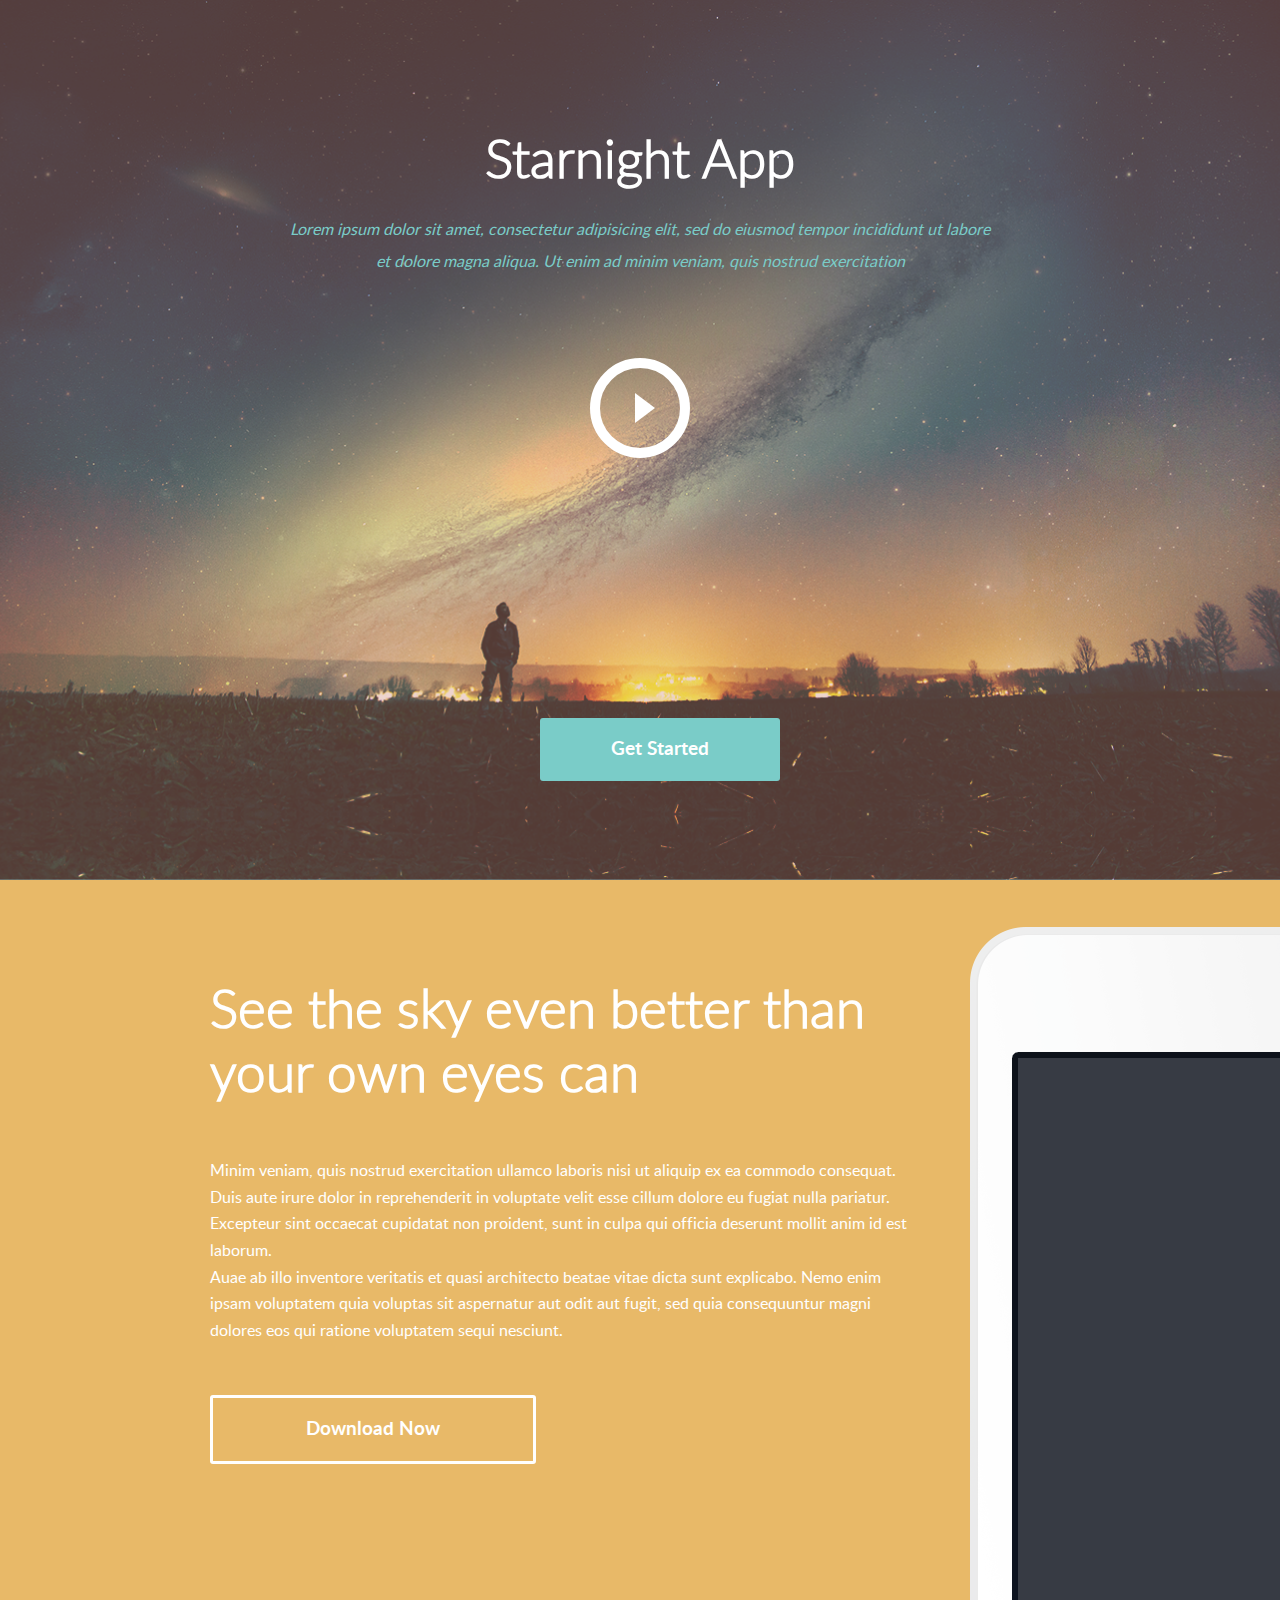
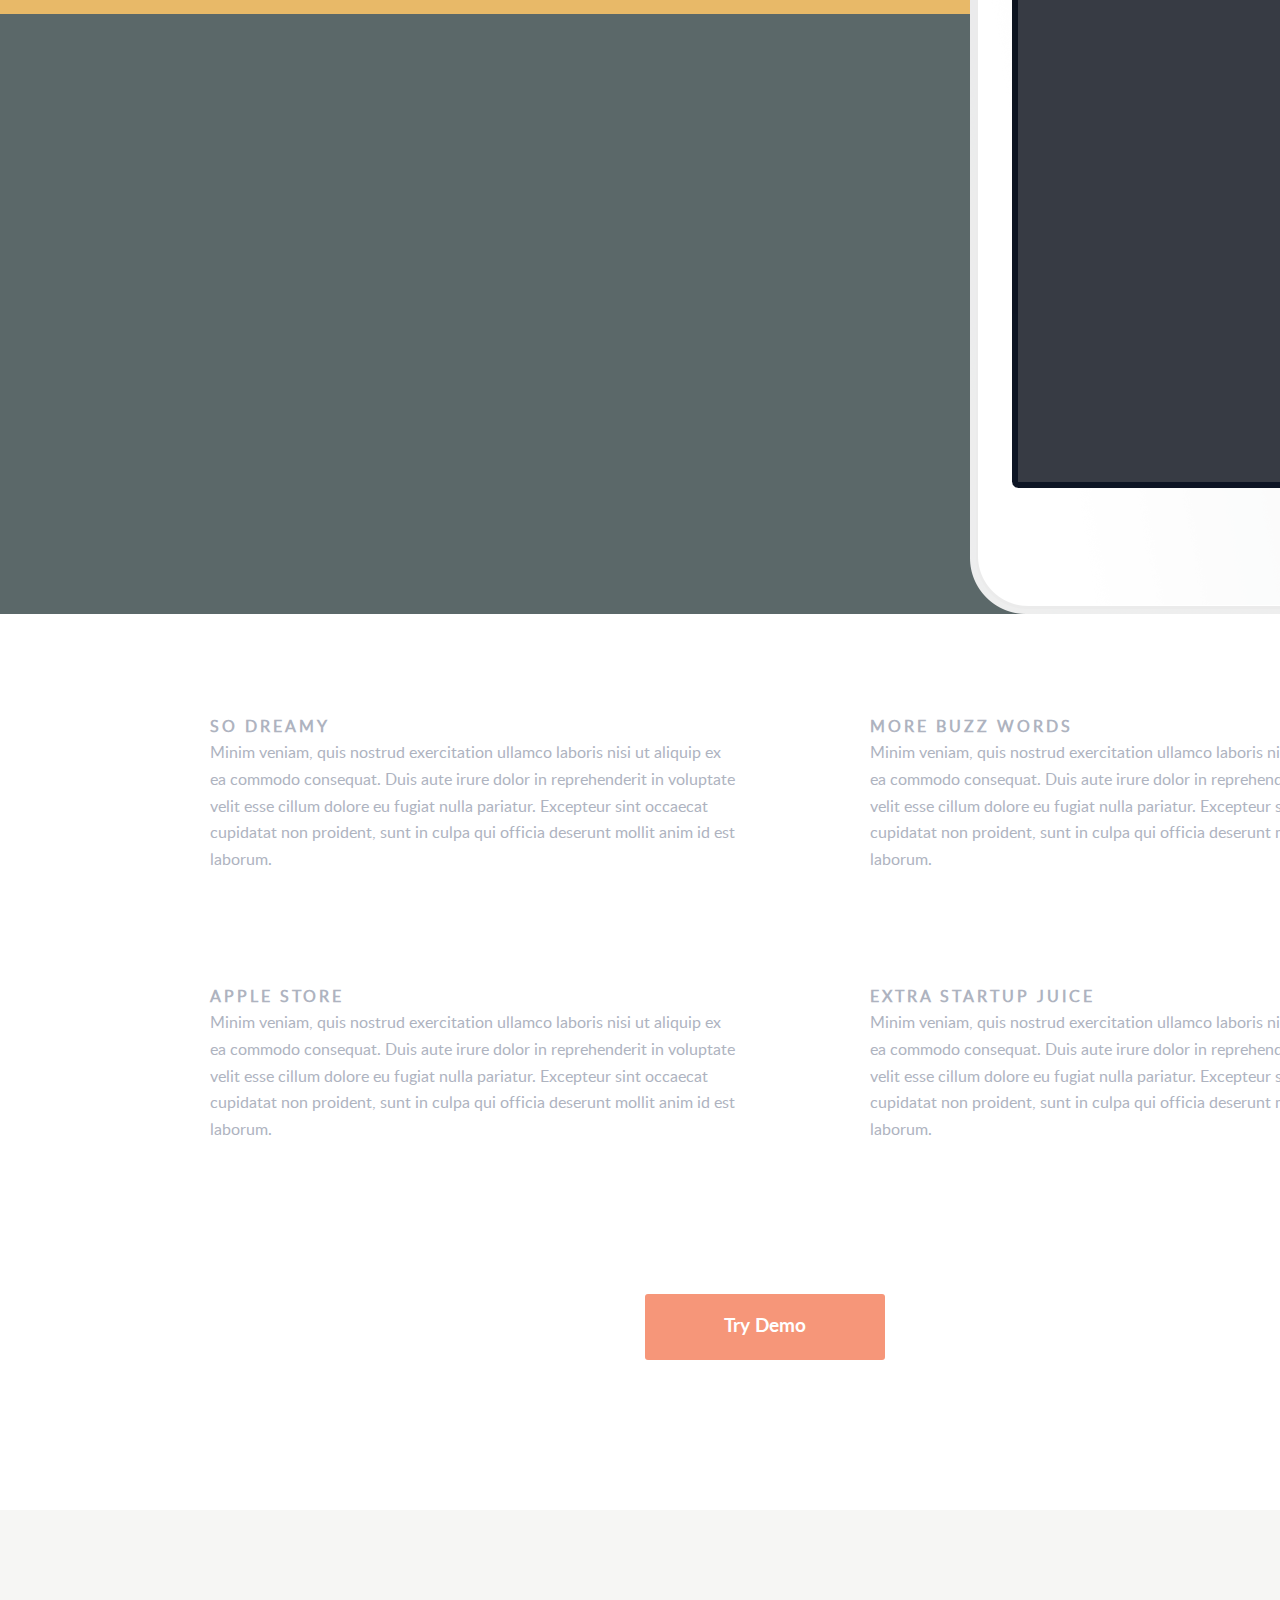
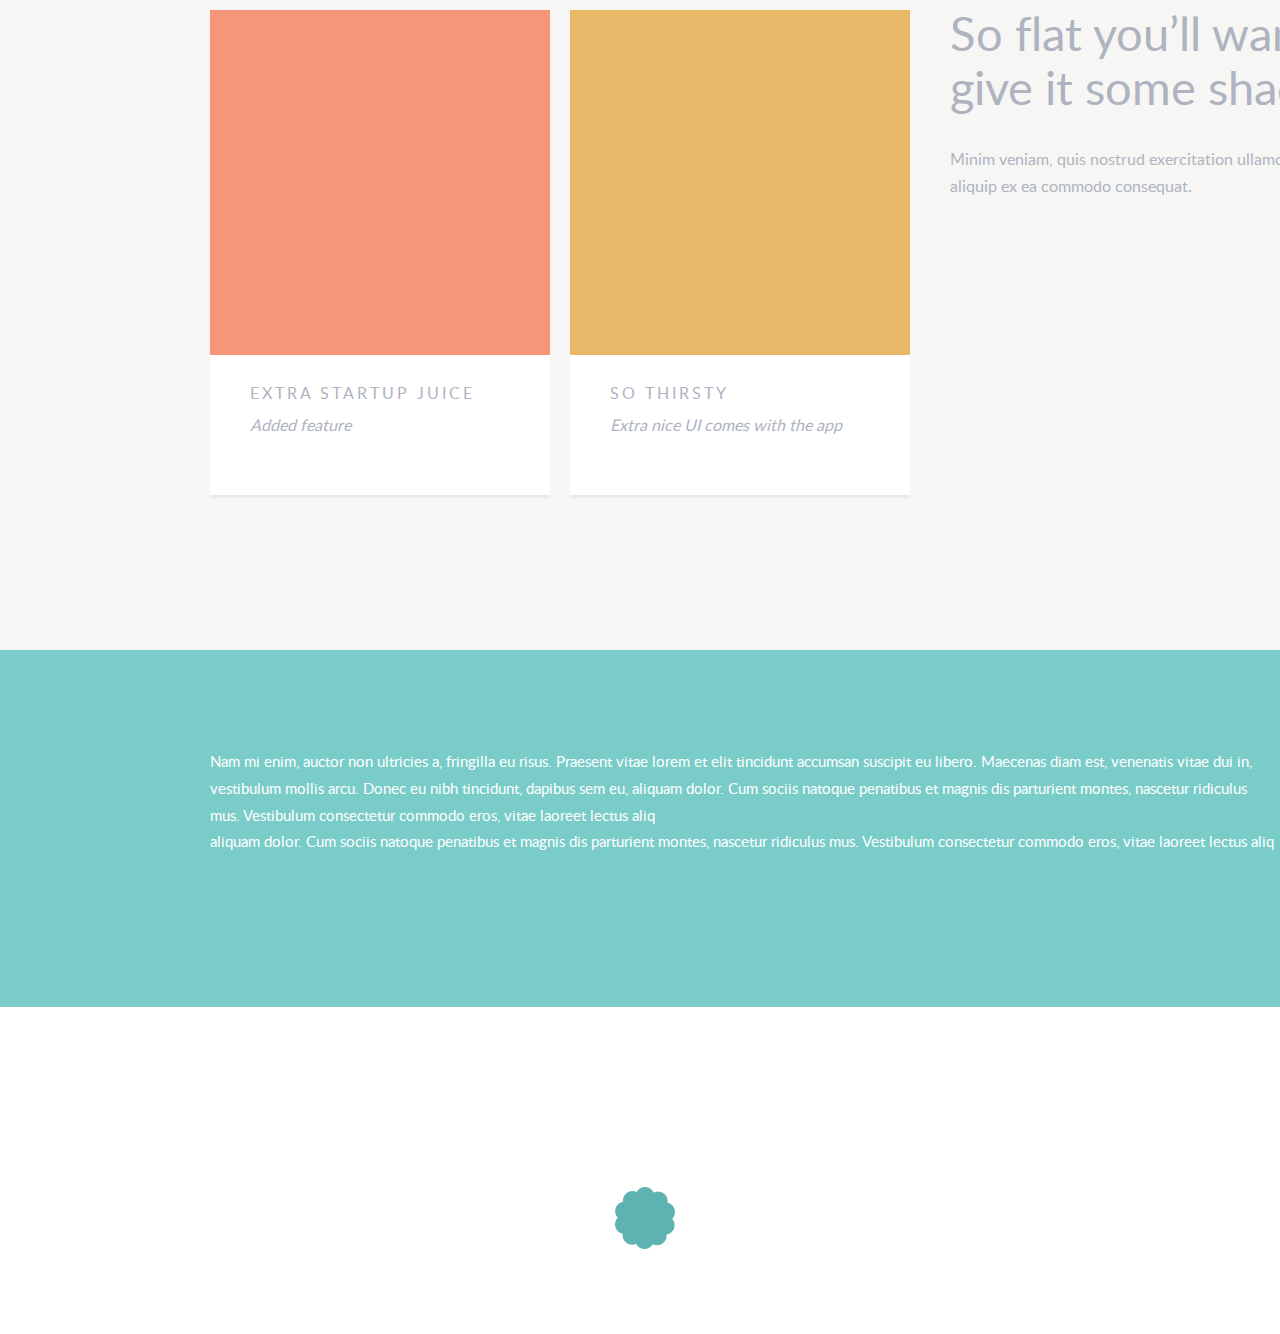
<file: index.html>
<!DOCTYPE html>
<html>
<head>
	<meta charset="UTF-8">
	<meta name="keywords" content="app">
	<link rel="stylesheet" type="text/css" href="css/style2.css" />
	<link rel="stylesheet" type="text/css" href="css/font.css" />
	<title>starnight app</title>
</head>
<body>
	<header class="main_header">
		<div class="page_main_name">
			<h1>
				Starnight App
			</h1>
		</div>

		<div class="page_main_about">
			<p>
				Lorem ipsum dolor sit amet, consectetur adipisicing elit, sed do eiusmod tempor incididunt ut labore <br> et dolore magna aliqua. Ut enim ad minim veniam, quis nostrud exercitation
			</p>
		</div>

		<div class="play">
			<a href="#">
				<div class="circle"></div>
				<div class="triangle"></div>
			</a>
		</div>

	<div class="page_main_button_position">
		<a class="page_main_button" href="#">Get Started</a>
	</div>
	</header>

	<section class="page_see">
<div class="content">
	<div class="page_see_text">
		<h1>
				See the sky even better than your own eyes can
		</h1>
		<div class="page_see_text_about">
			<p>
				Minim veniam, quis nostrud exercitation ullamco laboris nisi ut aliquip ex ea commodo consequat. Duis aute irure dolor in reprehenderit in voluptate velit esse cillum dolore eu fugiat nulla pariatur. Excepteur sint occaecat cupidatat non proident, sunt in culpa qui officia deserunt mollit anim id est laborum.
			</p>
			<p>
				Auae ab illo inventore veritatis et quasi architecto beatae vitae dicta sunt explicabo. Nemo enim ipsam voluptatem quia voluptas sit aspernatur aut odit aut fugit, sed quia consequuntur magni dolores eos qui ratione voluptatem sequi nesciunt.
			</p>
		</div>
		<a class="page_see_button" href="#">Download Now</a>
	</div>
	</section>

	<section class="page_see_dark"></div>
		<div class="dark_background"></div>
		<div class="page_see_ipad">
			<img src="src\iPad.png" alt="iPad">
		</div>
	</section>

	<section class="page_info content">

		<div class="page_info_so_dream">
			<p class="page_info_title">
				SO DREAMY
			</p>
			<p>
				Minim veniam, quis nostrud exercitation ullamco laboris nisi ut aliquip ex ea commodo consequat. Duis aute irure dolor in reprehenderit in voluptate velit esse cillum dolore eu fugiat nulla pariatur. Excepteur sint occaecat cupidatat non proident, sunt in culpa qui officia deserunt mollit anim id est laborum.
			</p>
		</div>
		<div class="page_info_apple_store">
			<p class="page_info_title">
				APPLE STORE
			</p>
			<p>
				Minim veniam, quis nostrud exercitation ullamco laboris nisi ut aliquip ex ea commodo consequat. Duis aute irure dolor in reprehenderit in voluptate velit esse cillum dolore eu fugiat nulla pariatur. Excepteur sint occaecat cupidatat non proident, sunt in culpa qui officia deserunt mollit anim id est laborum.
			</p>
		</div>
		<div class="page_info_more_buzz">
			<p class="page_info_title">
				MORE BUZZ WORDS
			</p>
			<p>
				Minim veniam, quis nostrud exercitation ullamco laboris nisi ut aliquip ex ea commodo consequat. Duis aute irure dolor in reprehenderit in voluptate velit esse cillum dolore eu fugiat nulla pariatur. Excepteur sint occaecat cupidatat non proident, sunt in culpa qui officia deserunt mollit anim id est laborum.
			</p>
		</div>
		<div class="page_info_extra">
			<p class="page_info_title">
				EXTRA STARTUP JUICE
			</p>
			<p>
				Minim veniam, quis nostrud exercitation ullamco laboris nisi ut aliquip ex ea commodo consequat. Duis aute irure dolor in reprehenderit in voluptate velit esse cillum dolore eu fugiat nulla pariatur. Excepteur sint occaecat cupidatat non proident, sunt in culpa qui officia deserunt mollit anim id est laborum.
			</p>
		</div>
		<div class="page_info_button_position">
			<a class="page_info_button" href="#">
				Try Demo
			</a>
		</div>
	</section>

	<section class="page_color_squares content">
		<div class="square_orange">
			<table width="100%" cellpadding="0" cellspacing="0">
				<tr>
					<td class="square_orange_td1">
					</td>
				</tr>
				<tr>
				<td class="square_orange_td2">
					<p class="square_text_title">
						Extra startup juice
					</p>
					<p class="square_text_content">
						Added feature
					</p>
				</td>
				</tr>
				<tr>
					<td class="square_td3">
					</td>
				</tr>
			</table>
		</div>
		<div class="square_yellow">
			<table width="100%" cellpadding="0" cellspacing="0">
				<tr>
					<td class="square_yellow_td1">
					</td>
				</tr>
				<tr>
					<td class="square_yellow_td2">
						<p class="square_text_title">
							So thirsty
						</p>
						<p class="square_text_content">
							Extra nice UI comes with the app
						</p>
					</td>
				</tr>
				<tr>
					<td class="square_td3">
					</td>
				</tr>
			</table>
		</div>
		<div class="color_squares_text">
			<div class="color_squares_title_text">
				<p>
					So flat you’ll want to give it some shadows
				</p>
			</div>
			<div class="color_squares_second_text">
				<p>
					Minim veniam, quis nostrud exercitation ullamco laboris nisi ut aliquip ex ea commodo consequat.
				</p>
			</div>
		</div>
		<div class="color_squares_breakets">
			<span class="color_squares_breakets_gray">
				<
			</span>
			<span class="color_squares_breakets_black">
				 >
			 </span>
		</div>
	</section>

	<section class="page_footer content">
		<div class="page_footer_text">
			<div class="page_footer_text_one">
				<p>
					Nam mi enim, auctor non ultricies a, fringilla eu risus. Praesent vitae lorem et elit tincidunt accumsan suscipit eu libero. Maecenas diam est, venenatis vitae dui in, vestibulum mollis arcu. Donec eu nibh tincidunt, dapibus sem eu, aliquam dolor. Cum sociis natoque penatibus et magnis dis parturient montes, nascetur ridiculus mus. Vestibulum consectetur commodo eros, vitae laoreet lectus aliq
				</p>
			</div>
			<div class="page_footer_text_two">
				<p>
					aliquam dolor. Cum sociis natoque penatibus et magnis dis parturient montes, nascetur ridiculus mus. Vestibulum consectetur commodo eros, vitae laoreet lectus aliq
				</p>
			</div>
			<div class="page_footer_menu">
				<a href="index.html" class="page_footer_menu_link" target="_blank">
					List one
				</a><br>
				<a href="page2.html" class="page_footer_menu_link" target="_blank">
					Page two
				</a><br>
				<a href="page3.html" class="page_footer_menu_link" target="_blank">
					Design
				</a><br>
				<a href="page4.html" class="page_footer_menu_link" target="_blank">
					Work
				</a><br>
				<a href="#" class="page_footer_menu_link" target="_blank">
					Contact Me
				</a>
			</div>
			<div class="page_footer_stamp">
				<img src="src\stamp.png" alt="stamp">
			</div>
			<div class="page_footer_creator_link">
				<a href="www.blazrobar.com" class="page_footer_menu_link" target="_blank">
					Design by www.blazrobar.com
				</a>
			</div>
		</div>
	</section>
</body>
</html>
</file>
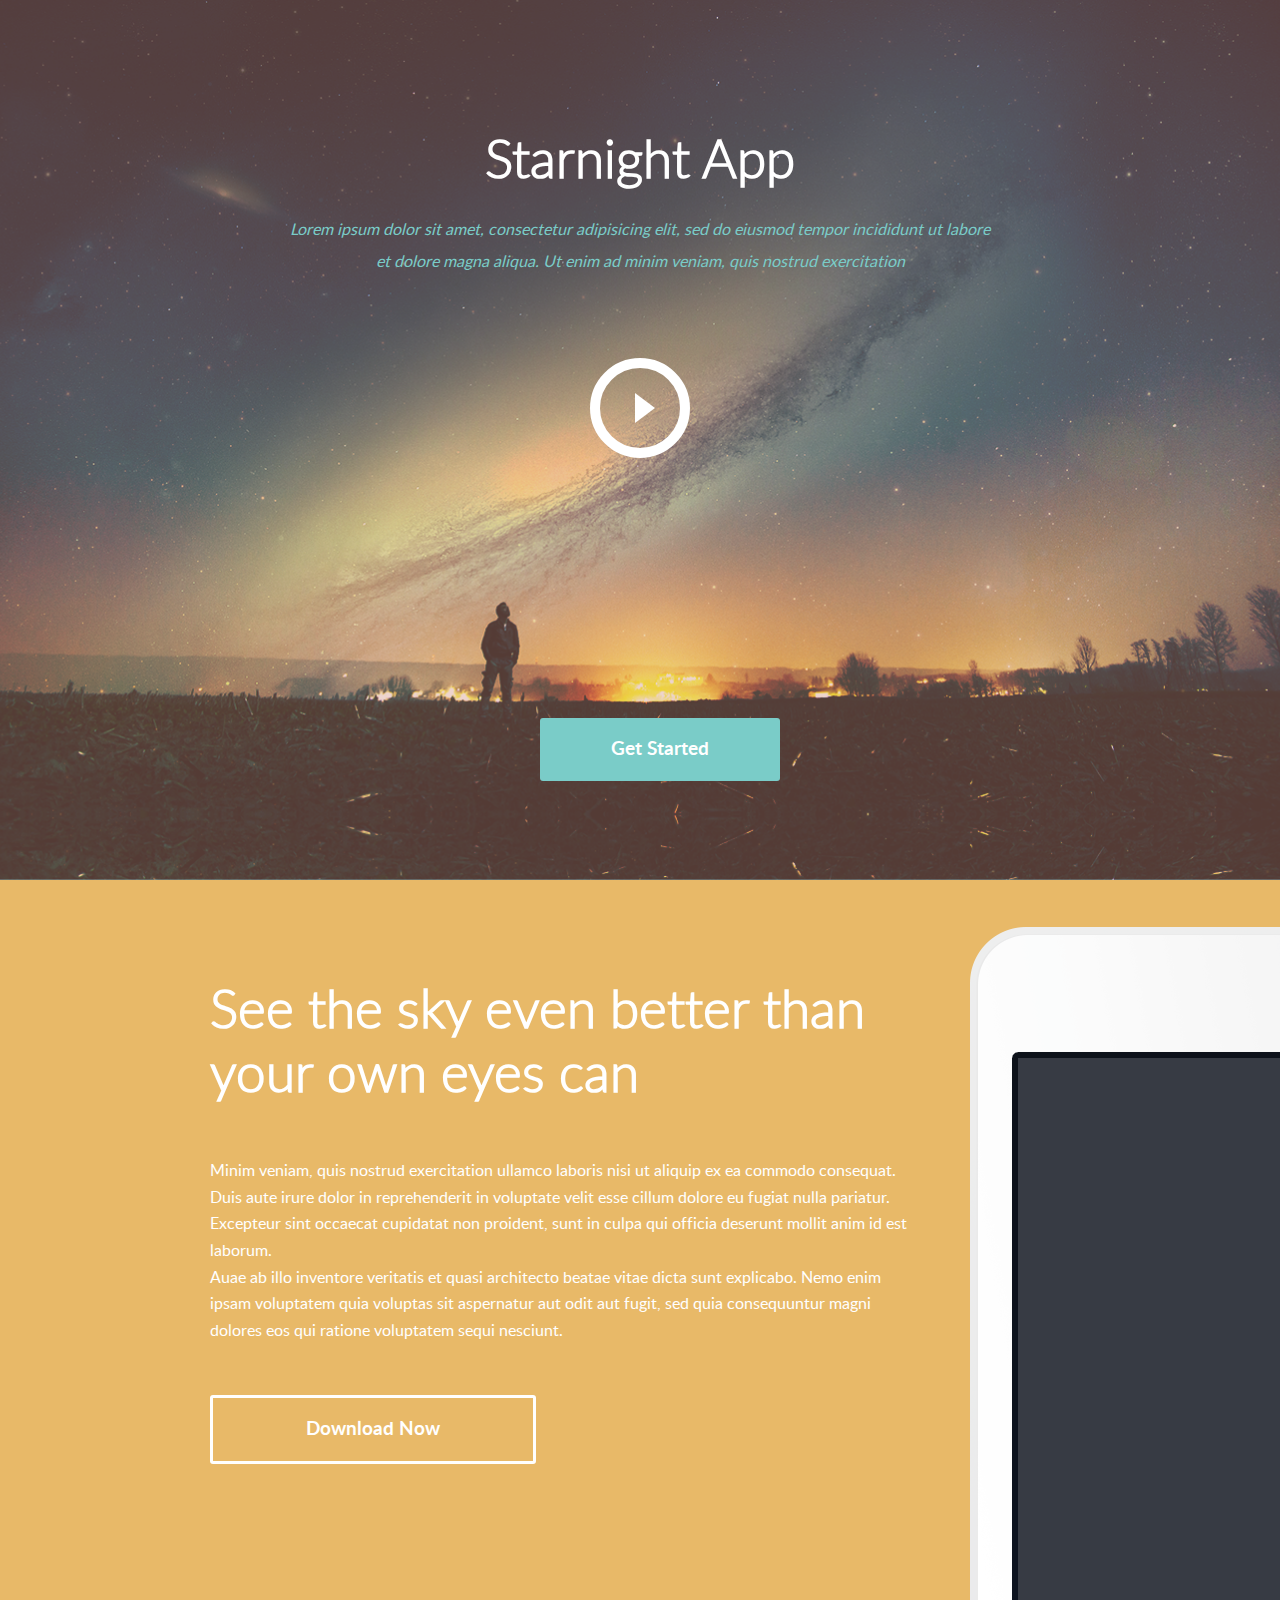
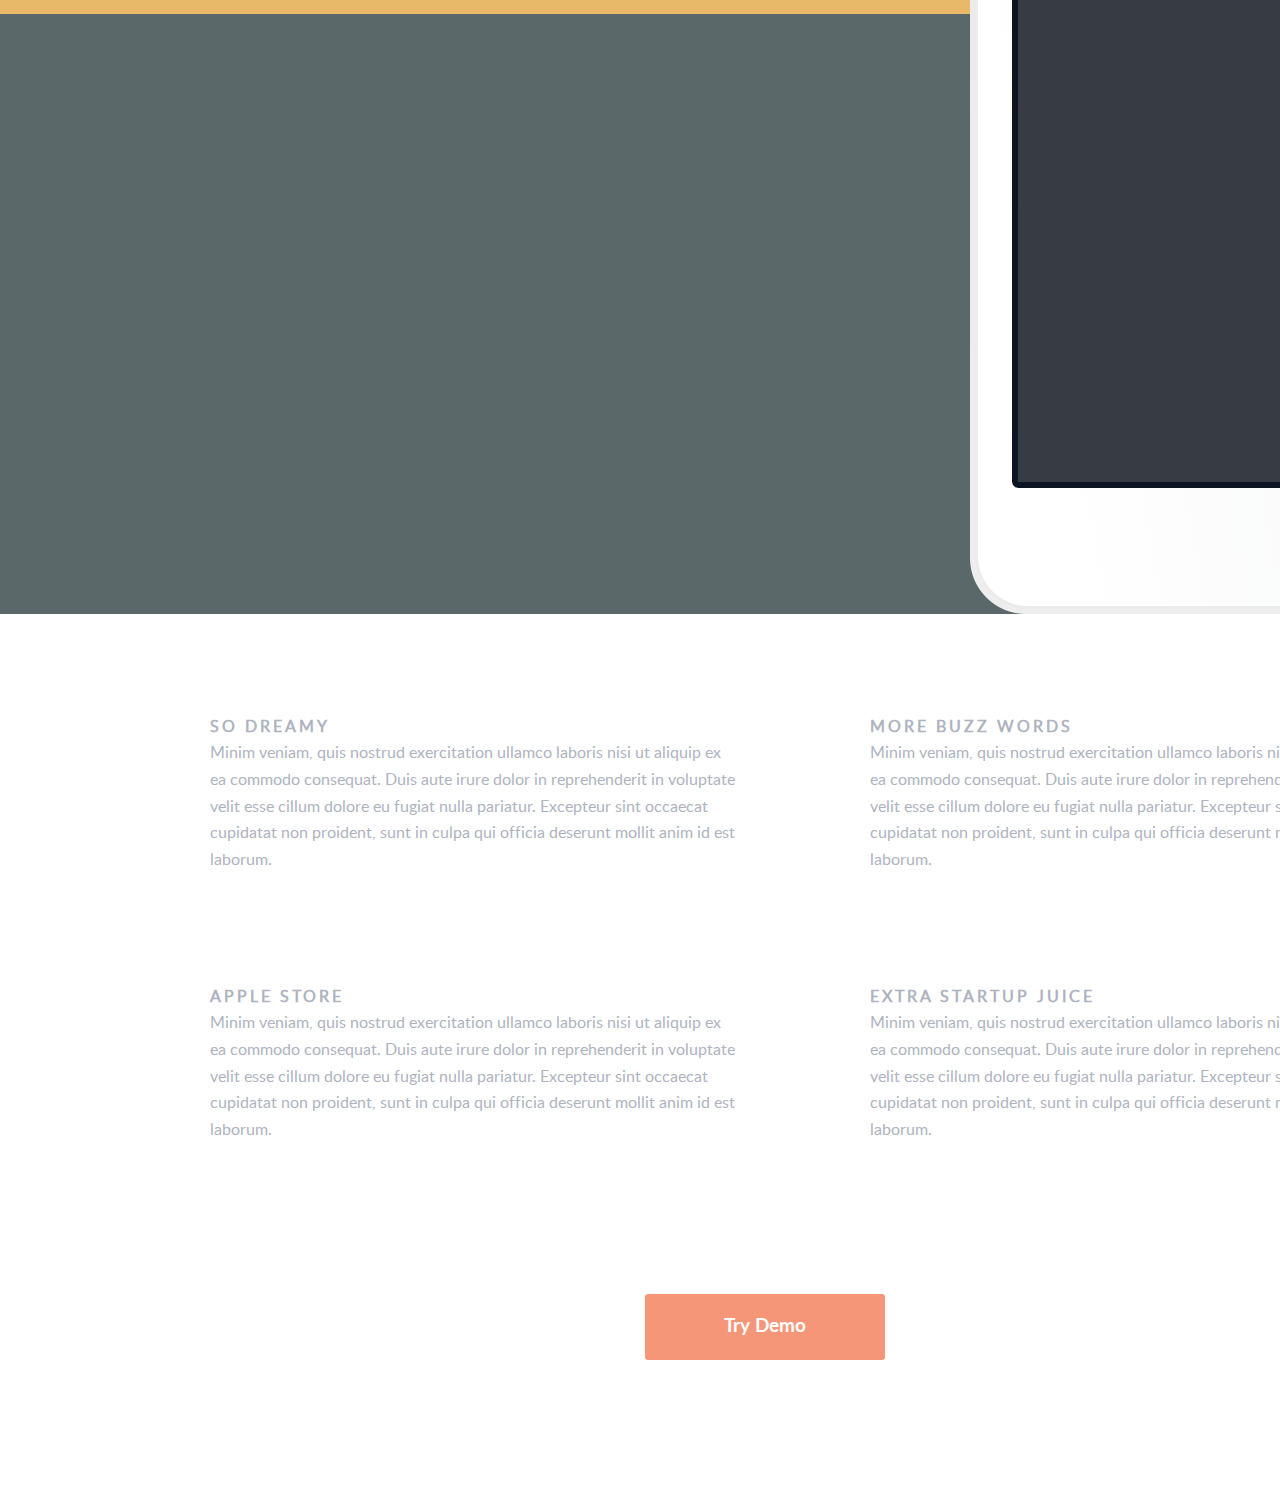
<file: index2.html>
<!DOCTYPE html>
<html>
<head>
	<meta charset="UTF-8">
	<meta name="keywords" content="app">
	<link rel="stylesheet" type="text/css" href="css/style2.css" />
	<link rel="stylesheet" type="text/css" href="css/font.css" />
	<title>starnight app</title>
</head>
<body>
	<header class="main_header">
		<div class="page_main_name">
			<h1>
				Starnight App
			</h1>
		</div>

		<div class="page_main_about">
			<p>
				Lorem ipsum dolor sit amet, consectetur adipisicing elit, sed do eiusmod tempor incididunt ut labore <br> et dolore magna aliqua. Ut enim ad minim veniam, quis nostrud exercitation
			</p>
		</div>

		<a class="play" href="#">
			<div class="circle"></div>
			<div class="triangle"></div>
		</a>

	<div class="page_main_button_position">
		<a class="page_main_button" href="#">Get Started</a>
	</div>
	</header>

	<section class="page_see">
<div class="content">
	<div class="page_see_text">
		<h1>
				See the sky even better than your own eyes can
		</h1>
		<div class="page_see_text_about">
			<p>
				Minim veniam, quis nostrud exercitation ullamco laboris nisi ut aliquip ex ea commodo consequat. Duis aute irure dolor in reprehenderit in voluptate velit esse cillum dolore eu fugiat nulla pariatur. Excepteur sint occaecat cupidatat non proident, sunt in culpa qui officia deserunt mollit anim id est laborum.
			</p>
			<p>
				Auae ab illo inventore veritatis et quasi architecto beatae vitae dicta sunt explicabo. Nemo enim ipsam voluptatem quia voluptas sit aspernatur aut odit aut fugit, sed quia consequuntur magni dolores eos qui ratione voluptatem sequi nesciunt.
			</p>
		</div>
		<a class="page_see_button" href="#">Download Now</a>
	</div>
	</section>

	<section class="page_see_dark"></div>
		<div class="dark_background"></div>
		<div class="page_see_ipad">
		<img src="src\iPad.png" alt="iPad">
		</div>
	</section>

	<section class="page_info content">

		<div class="page_info_so_dream">
			<p class="page_info_title">
				SO DREAMY
			</p>
			<p>
				Minim veniam, quis nostrud exercitation ullamco laboris nisi ut aliquip ex ea commodo consequat. Duis aute irure dolor in reprehenderit in voluptate velit esse cillum dolore eu fugiat nulla pariatur. Excepteur sint occaecat cupidatat non proident, sunt in culpa qui officia deserunt mollit anim id est laborum.
			</p>
		</div>
		<div class="page_info_apple_store">
			<p class="page_info_title">
				APPLE STORE
			</p>
			<p>
				Minim veniam, quis nostrud exercitation ullamco laboris nisi ut aliquip ex ea commodo consequat. Duis aute irure dolor in reprehenderit in voluptate velit esse cillum dolore eu fugiat nulla pariatur. Excepteur sint occaecat cupidatat non proident, sunt in culpa qui officia deserunt mollit anim id est laborum.
			</p>
		</div>
		<div class="page_info_more_buzz">
			<p class="page_info_title">
				MORE BUZZ WORDS
			</p>
			<p>
				Minim veniam, quis nostrud exercitation ullamco laboris nisi ut aliquip ex ea commodo consequat. Duis aute irure dolor in reprehenderit in voluptate velit esse cillum dolore eu fugiat nulla pariatur. Excepteur sint occaecat cupidatat non proident, sunt in culpa qui officia deserunt mollit anim id est laborum.
			</p>
		</div>
		<div class="page_info_extra">
			<p class="page_info_title">
				EXTRA STARTUP JUICE
			</p>
			<p>
				Minim veniam, quis nostrud exercitation ullamco laboris nisi ut aliquip ex ea commodo consequat. Duis aute irure dolor in reprehenderit in voluptate velit esse cillum dolore eu fugiat nulla pariatur. Excepteur sint occaecat cupidatat non proident, sunt in culpa qui officia deserunt mollit anim id est laborum.
			</p>
		</div>
		<div class="page_info_button_position">
			<a class="page_info_button" href="#">
				Try Demo
			</a>
		</div>
	</section>


</body>
</html>
</file>
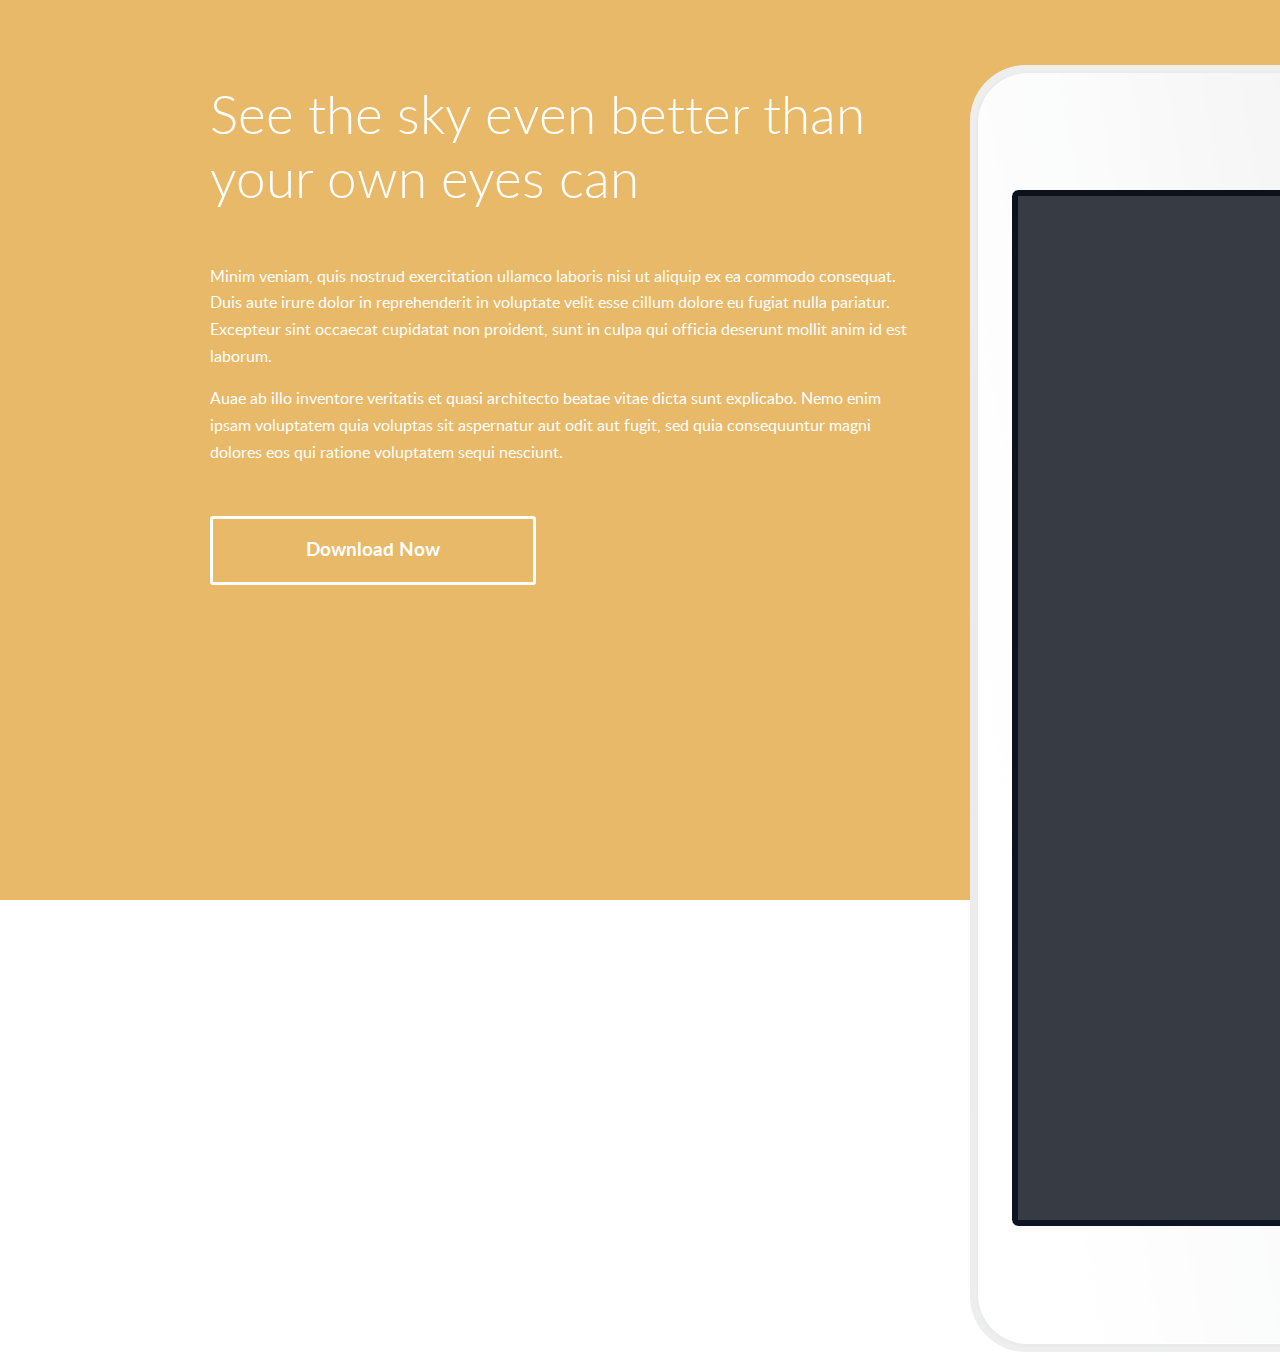
<file: pages/page2.html>
<!DOCTYPE html>
<html lang="en">
<head>
	<meta charset="UTF-8">
	<meta name="keywords" content="iPad">
	<meta http-equiv="Content-language" content="en-EN">
	<link rel="stylesheet" type="text/css" href="../css/style.css" />
	<link rel="stylesheet" type="text/css" href="../css/font.css" />
	<title>Page two</title>
</head>
<body>
	<div class="all page_see">
		<div class="page_see_text">
			<h1>
					See the sky even better than your own eyes can
			</h1>
			<div class="page_see_text_about">
				<p>
					Minim veniam, quis nostrud exercitation ullamco laboris nisi ut aliquip ex ea commodo consequat. Duis aute irure dolor in reprehenderit in voluptate velit esse cillum dolore eu fugiat nulla pariatur. Excepteur sint occaecat cupidatat non proident, sunt in culpa qui officia deserunt mollit anim id est laborum.
				</p>
				<p>
					Auae ab illo inventore veritatis et quasi architecto beatae vitae dicta sunt explicabo. Nemo enim ipsam voluptatem quia voluptas sit aspernatur aut odit aut fugit, sed quia consequuntur magni dolores eos qui ratione voluptatem sequi nesciunt.
				</p>
			</div>
			<a class="page_see_button" href="#">Download Now</a>
		</div>
	</div>
	<div class="page_see_ipad">
		<img src="..\src\iPad.png" alt="iPad">
	</div>

</body>
</html>
</file>
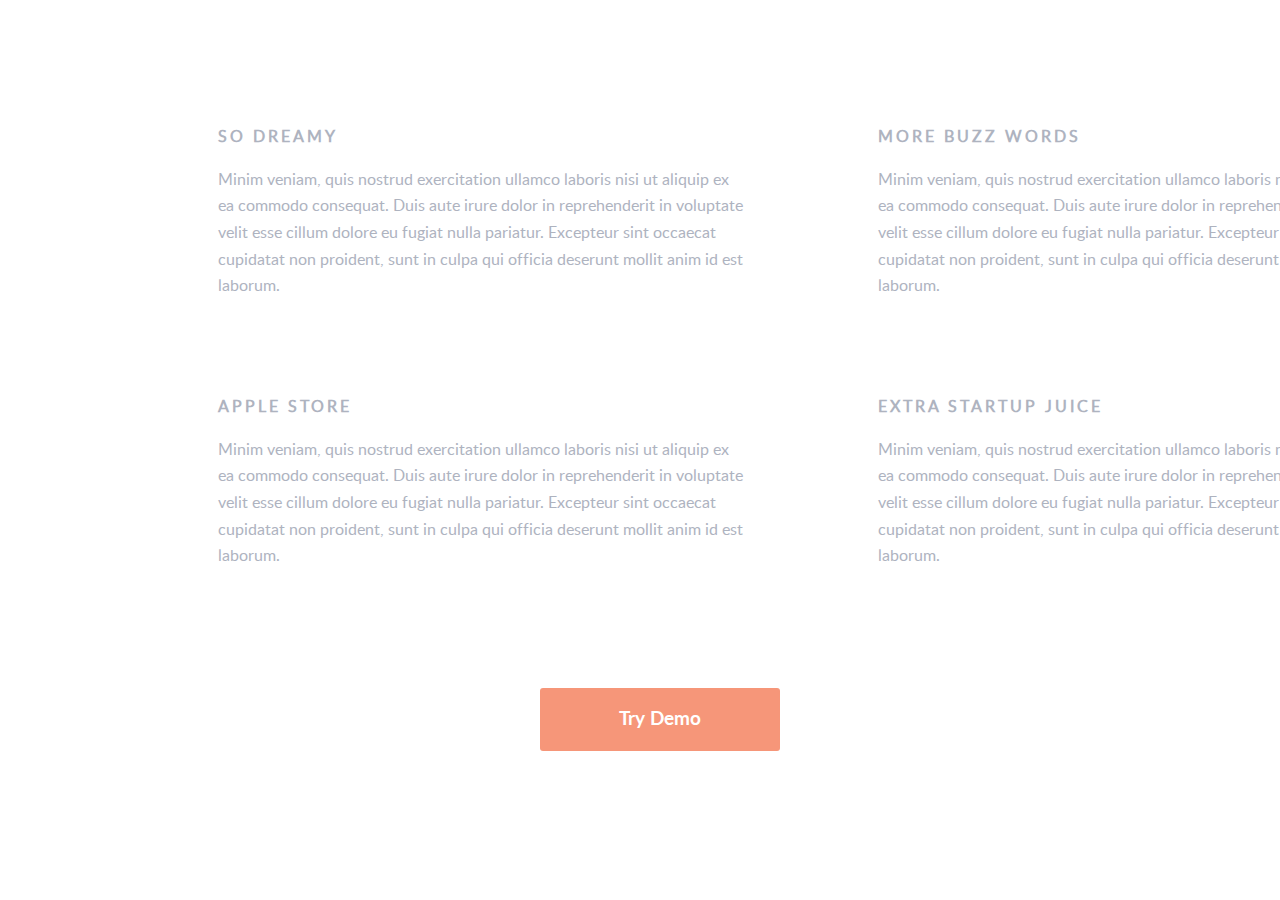
<file: pages/page3.html>
<!DOCTYPE html>
<html lang="en">
<head>
	<meta charset="UTF-8">
	<meta name="keywords" content="info">
	<meta http-equiv="Content-language" content="en-EN">
	<link rel="stylesheet" type="text/css" href="../css/style.css" />
	<link rel="stylesheet" type="text/css" href="../css/font.css" />
	<title>Design</title>
</head>
<body>
	<div class="page_info">
		<span id="page_info_so_dream">
			<p id="page_info_title">
				SO DREAMY
			</p>
			<p>
				Minim veniam, quis nostrud exercitation ullamco laboris nisi ut aliquip ex ea commodo consequat. Duis aute irure dolor in reprehenderit in voluptate velit esse cillum dolore eu fugiat nulla pariatur. Excepteur sint occaecat cupidatat non proident, sunt in culpa qui officia deserunt mollit anim id est laborum.
			</p>
		</span>
		<span id="page_info_apple_store">
			<p id="page_info_title">
				APPLE STORE
			</p>
			<p>
				Minim veniam, quis nostrud exercitation ullamco laboris nisi ut aliquip ex ea commodo consequat. Duis aute irure dolor in reprehenderit in voluptate velit esse cillum dolore eu fugiat nulla pariatur. Excepteur sint occaecat cupidatat non proident, sunt in culpa qui officia deserunt mollit anim id est laborum.
			</p>
		</span>
		<span id="page_info_more_buzz">
			<p id="page_info_title">
				MORE BUZZ WORDS
			</p>
			<p>
				Minim veniam, quis nostrud exercitation ullamco laboris nisi ut aliquip ex ea commodo consequat. Duis aute irure dolor in reprehenderit in voluptate velit esse cillum dolore eu fugiat nulla pariatur. Excepteur sint occaecat cupidatat non proident, sunt in culpa qui officia deserunt mollit anim id est laborum.
			</p>
		</span>
		<span id="page_info_extra">
			<p id="page_info_title">
				EXTRA STARTUP JUICE
			</p>
			<p>
				Minim veniam, quis nostrud exercitation ullamco laboris nisi ut aliquip ex ea commodo consequat. Duis aute irure dolor in reprehenderit in voluptate velit esse cillum dolore eu fugiat nulla pariatur. Excepteur sint occaecat cupidatat non proident, sunt in culpa qui officia deserunt mollit anim id est laborum.
			</p>
		</span>
	</div>

	<div class="page_info_button_position">
		<a class="page_info_button" href="#">Try Demo</a>
	</div>
</body>
</html>
</file>
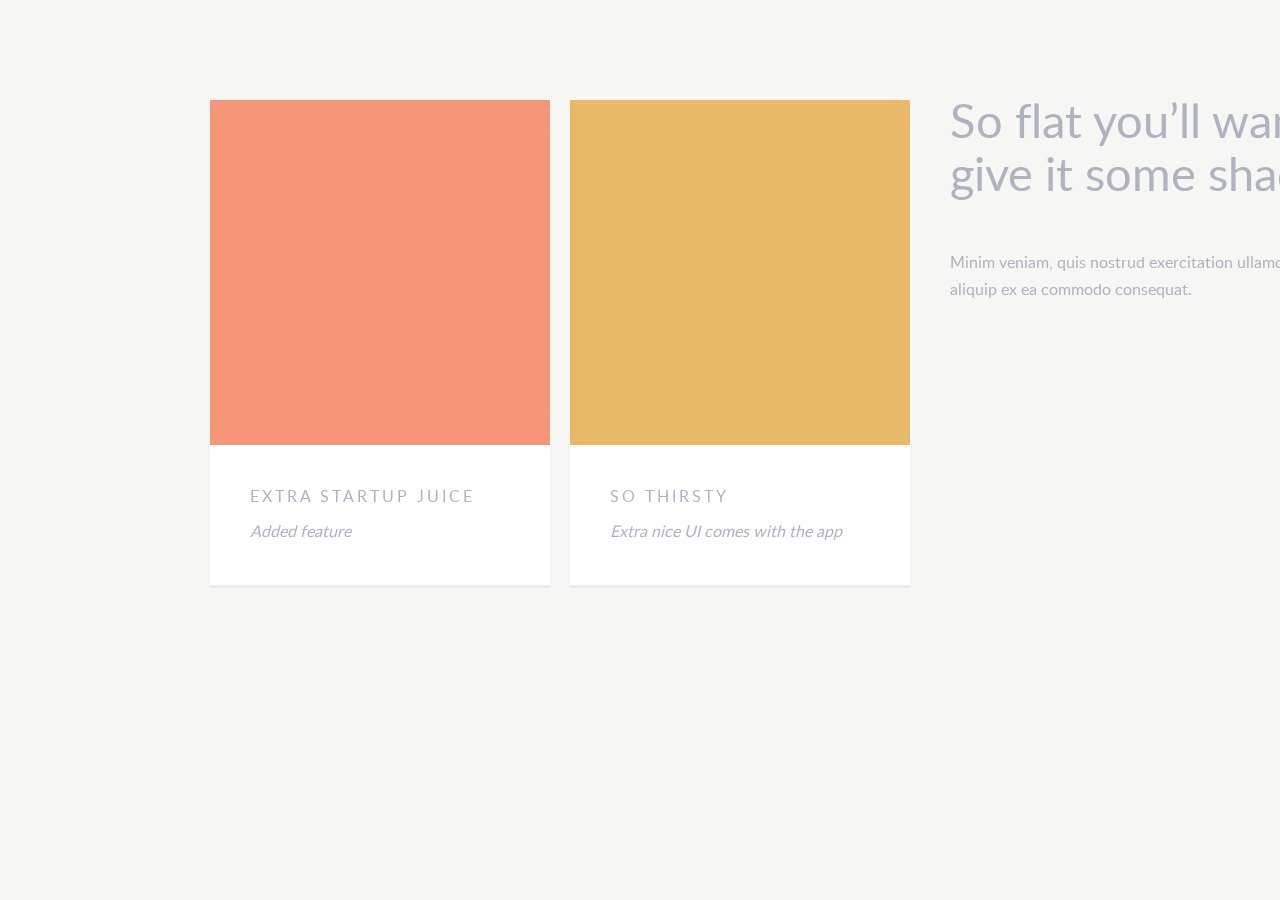
<file: pages/page4.html>
<!DOCTYPE html>
<html lang="en">
<head>
	<meta charset="UTF-8">
	<meta name="keywords" content="color squares">
	<meta http-equiv="Content-language" content="en-EN">
	<link rel="stylesheet" type="text/css" href="../css/style.css" />
	<link rel="stylesheet" type="text/css" href="../css/font.css" />
	<title>Work</title>
</head>
<body>
	<div class="all page_color_squares">
		<div class="square_orange">
			<table width="100%" cellpadding="0" cellspacing="0">
				<tr>
					<td id="square_orange_td1">
					</td>
				</tr>
				<tr>
				<td id="square_orange_td2">
					<p id="square_text_title">
						Extra startup juice
					</p>
					<p id="square_text_content">
						Added feature
					</p>
				</td>
				</tr>
				<tr>
					<td id="square_td3">
					</td>
				</tr>
			</table>
		</div>
		<div class="square_yellow">
			<table width="100%" cellpadding="0" cellspacing="0">
				<tr>
					<td id="square_yellow_td1">
					</td>
				</tr>
				<tr>
					<td id="square_yellow_td2">
						<p id="square_text_title">
							So thirsty
						</p>
						<p id="square_text_content">
							Extra nice UI comes with the app
						</p>
					</td>
				</tr>
				<tr>
					<td id="square_td3">
					</td>
				</tr>
			</table>
		</div>
		<div class="color_squares_text">
			<span id="color_squares_title_text">
				<p>
					So flat you’ll want to give it some shadows
				</p>
			</span>
			<span id="color_squares_text"><p>Minim veniam, quis nostrud exercitation ullamco laboris nisi ut aliquip ex ea commodo consequat. </p></span>
		</div>
		<div class="color_squares_breakets">
			<span id="color_squares_breakets_gray">
				<
			</span>
			<span id="color_squares_breakets_black">
				 >
			 </span>
		</div>
	</div>
</body>
</html>
</file>
<file: css/style2.css>
* { margin: 0; padding: 0; }

p {
  font-family: "LatoRegular";
}

h1 {
  font-family: "LatoLight";
  font-size: 40pt;
}
header{
  background: url("../src/background.png") no-repeat;
  background-position: center;
  height: 880px;
  -webkit-background-size: cover;
  -moz-background-size: cover;
  -o-background-size: cover;
  background-size: cover;}
}

section{
  position: relative;
}

.content{
  padding: 100px 0 150px 210px;
}

/* page 1 */
.main_header{
  position: relative;
}

.page_main_name {
  color: #fff;
  text-align: center;
  padding-top: 130px;
}

.page_main_about {
  font-style: italic;
  line-height: 200%;
  color: #7accc8;
  text-align: center;
  padding-top: 20px;
}

.play {
  display: block;
  position: absolute;
  left: 50%;
  padding-top: 80px;
  margin: 0 0 0 -50px;
  width: 100px;
}
.circle {
  position: relative;
  width: 80px;
  height: 80px;
  border: 10px solid white;
  -moz-border-radius: 50px;
  -webkit-border-radius: 50px;
  border-radius: 50px;
}
.triangle {
  position: relative;
  left: 45px;
  top: -65px;
  right: 0;
  width: 0;
  height: 0;
  border-top: 15px solid transparent;
  border-left: 20px solid white;
  border-bottom: 15px solid transparent;
}

.page_main_button {
  display: block;
  background-color: #7accc8;
  width: 200px;
  padding: 20px;
  color: #fff;
  border: none;
  border-radius: 3px;
  font-family: "LatoBold";
  font-size: 14pt;
  text-align: center;
  outline: none;
  text-decoration: none;
}
.page_main_button:hover,
.page_main_button:active {
  background-color: #fff;
  color: #7accc8;
}
.page_main_button_position {
    left: 50%;
    padding-top: 440px;
    margin: 0 0 0 -100px;
    position: relative;
    width: 200px;
}

/* page 2 */
.page_see {
  background-color: #e8b968;
}

.page_see_text {
  color: #fff;
  width: 700px;
}

.page_see_text_about {
  margin-top: 50px;
  font-weight: 100;
  line-height: 20pt;
}

.page_see_button {
  display: block;
  margin-top: 50px;
  width: 280px;
  padding: 20px;
  color: #fff;
  border: 3px solid #fff;
  border-radius: 3px;
  font-family: "LatoBold";
  font-size: 14pt;
  text-align: center;
  outline: none;
  text-decoration: none;
}
.page_see_button:hover,
.page_see_button:active {
  background-color: #fff;
  color: #000;
}
.page_see_dark{
  background-color: #5b6869;
  height: 600px;
  }

.page_see_ipad{
  background-image: url("../src/iPad.png") no-repeat;
  position: absolute;
  left: 970px;
  margin-top: -687px;
  }

/* page 3 */
.page_info {
  background-color: #fff;
  font-size: 12pt;
  font-weight: 200;
  line-height: 20pt;
  color: #aeb3bf;
}

.page_info_title {
  letter-spacing: 3px;
  font-weight: bold;
}

.page_info_so_dream {
  position: absolute;
  width: 525px;
  
}

.page_info_apple_store {
  position: absolute;
  width: 525px;
  padding-top: 270px;
}

.page_info_more_buzz {
  position: absolute;
  padding-left: 660px;
  width: 525px;
  }

.page_info_extra{
  position: absolute;
  padding-left: 660px;
  width: 525px;
  padding-top: 270px;
}

.page_info_button {
  display: block;
  background-color: #f69679;
  margin-top: 50px;
  padding: 20px;
  color: #fff;
  border: none;
  border-radius: 3px;
  font-family: "LatoBold";
  font-size: 14pt;
  text-align: center;
  outline: none;
  text-decoration: none;
  width: 200px;
}
.page_info_button:hover,
.page_info_button:active {
  background-color: #fff;
  color: #f69679;
  border: 2px solid #f69679;

}

.page_info_button_position {
    left: 50%;
    padding-top: 530px;
    margin: 0 0 0 -100px;
    position: relative;
    width: 200px;
}

/* page 4 */
.page_color_squares {
  background-color: #f6f6f4;
  height: 490px;
}

.square_orange {
  position: absolute;
  width: 340px;
}

.square_orange_td1 {
  height: 345px;
  background-color: #f69679;
}

.square_orange_td2 {
  height: 140px;
  background-color: #fff;
}

.square_td3 {
height: 3px;
background-color: #eaeaea;
}

.square_text_title {
  padding-left: 40px;
  margin-top: -30px;
  letter-spacing: 3px;
  text-transform: uppercase;
  color: #aeb3bf;
  margin-bottom: 10pt;
}

.square_text_content {
  font-style: italic;
  padding-left: 40px;
  color: #aeb3bf;
}

.square_yellow {
  position: absolute;
  width: 340px;
  padding-left: 360px;
}

.square_yellow_td1 {
  height: 345px;
  background-color: #e8b968;
}

.square_yellow_td2 {
  height: 140px;
  background-color: #fff;
}

.color_squares_text {
  position: absolute;
  color: #aeb3bf;
  width: 440px;
  padding-left: 740px;
}

.color_squares_title_text {
  font-family: "LatoLight";
  font-size: 35pt;
  font-weight: 100;
  line-height: 40pt;
}

.color_squares_second_text {
  margin-top: 30px;
  font-weight: 100;
  line-height: 20pt;
}

.color_squares_breakets {
  position: absolute;
  padding-left: 1150px;
  padding-top: 460px;
}

.color_squares_breakets_gray {
  color: #959595;
  font-size: 20pt;
  font-weight: 600;
}

.color_squares_breakets_black {
  color: #000;
  font-size: 20pt;
  font-weight: 600; 
}

/* page 5 */
.page_footer {
  background-color: #7accc8;
}

.page_footer_text{
  font-size: 11pt;
  font-weight: 200;
  line-height: 20pt;
  color: #fff;
  
}

#page_footer_text_one{
  position: absolute;
  padding-left: 210px;
  width: 400px;
  padding-top: 100px;
}

#page_footer_text_two{
  position: absolute;
  padding-left: 630px;
  width: 220px;
  padding-top: 100px;
}

.page_footer_menu{
  position: absolute;
  padding-left: 1270px;
  padding-top: 100px;
  line-height: 2.5;
    color: white;
  text-decoration: none;
}

.page_footer_menu_link{
  font-family: "Arial";
  color: white;
  text-decoration: none;
}

.page_footer_stamp{
    left: 50%;
    margin: 0 0 0 -25px;
    padding-top: 330px;
    position: absolute;
    width: 66px;
}

.page_footer_creator_link{
    left: 50%;
    margin: 0 0 0 -180px;
    padding-top: 450px;
    position: absolute;
    letter-spacing: 5px;
    color: #fff;
    text-transform: uppercase;
}
.page_footer_creator_link:hover,
.page_footer_creator_link:active {
  text-decoration: underline;
}
</file>
<file: css/font.css>
/* font-family: "LatoRegular"; */
@font-face {
    font-family: "LatoRegular";
    src: url("../fonts/LatoRegular/LatoRegular.eot");
    src: url("../fonts/LatoRegular/LatoRegular.eot?#iefix")format("embedded-opentype"),
    url("../fonts/LatoRegular/LatoRegular.woff") format("woff"),
    url("../fonts/LatoRegular/LatoRegular.ttf") format("truetype");
    font-style: normal;
    font-weight: normal;
}
/* font-family: "LatoBold"; */
@font-face {
    font-family: "LatoBold";
    src: url("../fonts/LatoBold/LatoBold.eot");
    src: url("../fonts/LatoBold/LatoBold.eot?#iefix")format("embedded-opentype"),
    url("../fonts/LatoBold/LatoBold.woff") format("woff"),
    url("../fonts/LatoBold/LatoBold.ttf") format("truetype");
    font-style: normal;
    font-weight: normal;
}
/* font-family: "LatoItalic"; */
@font-face {
    font-family: "LatoItalic";
    src: url("../fonts/LatoItalic/LatoItalic.eot");
    src: url("../fonts/LatoItalic/LatoItalic.eot?#iefix")format("embedded-opentype"),
    url("../fonts/LatoItalic/LatoItalic.woff") format("woff"),
    url("../fonts/LatoItalic/LatoItalic.ttf") format("truetype");
    font-style: normal;
    font-weight: normal;
}
/* font-family: "LatoLight"; */
@font-face {
    font-family: "LatoLight";
    src: url("../fonts/LatoLight/LatoLight.eot");
    src: url("../fonts/LatoLight/LatoLight.eot?#iefix")format("embedded-opentype"),
    url("../fonts/LatoLight/LatoLight.woff") format("woff"),
    url("../fonts/LatoLight/LatoLight.ttf") format("truetype");
    font-style: normal;
    font-weight: normal;
}
/* font-family: "LatoBoldItalic"; */
@font-face {
    font-family: "LatoBoldItalic";
    src: url("../fonts/LatoBoldItalic/LatoBoldItalic.eot");
    src: url("../fonts/LatoBoldItalic/LatoBoldItalic.eot?#iefix")format("embedded-opentype"),
    url("../fonts/LatoBoldItalic/LatoBoldItalic.woff") format("woff"),
    url("../fonts/LatoBoldItalic/LatoBoldItalic.ttf") format("truetype");
    font-style: normal;
    font-weight: normal;
}
/* font-family: "LatoLightItalic"; */
@font-face {
    font-family: "LatoLightItalic";
    src: url("../fonts/LatoLightItalic/LatoLightItalic.eot");
    src: url("../fonts/LatoLightItalic/LatoLightItalic.eot?#iefix")format("embedded-opentype"),
    url("../fonts/LatoLightItalic/LatoLightItalic.woff") format("woff"),
    url("../fonts/LatoLightItalic/LatoLightItalic.ttf") format("truetype");
    font-style: normal;
    font-weight: normal;
}
</file>
<file: css/style.css>
.all {
  position: fixed;
  top: 0;
  left: 0;
  width: 100%;
  height: 100%;
  -moz-background-size: 100%; /* Firefox 3.6+ */
  -webkit-background-size: 100%; /* Safari 3.1+ и Chrome 4.0+ */
  -o-background-size: 100%; /* Opera 9.6+ */
  background-size: 100%; /* Современные браузеры */
}

p {
  font-family: "LatoRegular";
  font-variant: normal;

}

h1 {
  font-family: "LatoLight";
  font-size: 40pt;
  font-weight: 100;
}

/* page 1 */
.page_main {
  background: url("../src/background.png") no-repeat;
  background-position: center;
}

.page_main_name {
  color: #fff;
  text-align: center;
  padding-top: 130px;
}

.page_main_about {
  font-style: italic;
  color: #7accc8;
  text-align: center;
}

.play {
    left: 50%;
    padding-top: 350px;
    margin: 0 0 0 -50px;
    position: absolute;
    width: 100px;
}

#circle {
  position: relative;
  width: 80px;
  height: 80px;
  border: 10px solid white;
  -moz-border-radius: 50px;
  -webkit-border-radius: 50px;
  border-radius: 50px;
}
#triangle {
  position: relative;
  left: 45px;
  top: -65px;
  right: 0;
  width: 0;
  height: 0;
  border-top: 15px solid transparent;
  border-left: 20px solid white;
  border-bottom: 15px solid transparent;
}

.page_main_button {
  display: block;
  background-color: #7accc8;
  margin-top: 50px;
  width: 200px;
  padding: 20px;
  color: #fff;
  border: none;
  border-radius: 3px;
  font-family: "LatoBold";
  font-size: 14pt;
  text-align: center;
  outline: none;
  text-decoration: none;
}
.page_main_button:hover,
.page_main_button:active {
  background-color: #fff;
  color: #7accc8;
}

.page_main_button_position {
    left: 50%;
    padding-top: 670px;
    margin: 0 0 0 -160px;
    position: absolute;
    width: 200px;
}

/* page 2 */
.page_see {
  background-color: #e8b968;
}

.page_see_text {
  color: #fff;
  width: 700px;
  padding-left: 210px;
  padding-top: 50px;
}

.page_see_text_about {
  margin-top: 50px;
  font-weight: 100;
  line-height: 20pt;
}

.page_see_button {
  display: block;
  margin-top: 50px;
  width: 280px;
  padding: 20px;
  color: #fff;
  border: 3px solid #fff;
  border-radius: 3px;
  font-family: "LatoBold";
  font-size: 14pt;
  text-align: center;
  outline: none;
  text-decoration: none;
}
.page_see_button:hover,
.page_see_button:active {
  background-color: #fff;
  color: #000;
}

.page_see_ipad{
  position: absolute;
  top: 65px;
  left: 970px;
}

/* page 3 */
.page_info {
  font-size: 12pt;
  font-weight: 200;
  line-height: 20pt;
  color: #aeb3bf;
  width: 1180px;
  padding-left: 210px;
}

#page_info_title {
  letter-spacing: 3px;
  font-weight: bold;
}

#page_info_so_dream {
  position: absolute;
  width: 525px;
  padding-top: 100px;
}

#page_info_apple_store {
  position: absolute;
  width: 525px;
  padding-top: 370px;
}

#page_info_more_buzz {
  position: absolute;
  padding-left: 660px;
  width: 525px;
  padding-top: 100px;
}

#page_info_extra{
  position: absolute;
  padding-left: 660px;
  width: 525px;
  padding-top: 370px;
}

.page_info_button {
  display: block;
  background-color: #f69679;
  margin-top: 50px;
  padding: 20px;
  color: #fff;
  border: none;
  border-radius: 3px;
  font-family: "LatoBold";
  font-size: 14pt;
  text-align: center;
  outline: none;
  text-decoration: none;
  width: 200px;
}
.page_info_button:hover,
.page_info_button:active {
  background-color: #fff;
  color: #f69679;
  border: 2px solid #f69679;
  width: 196px;
  height: 16px;
}

.page_info_button_position {
    left: 50%;
    padding-top: 630px;
    margin: 0 0 0 -100px;
    position: absolute;
    width: 200px;
}

/* page 4 */
.page_color_squares {
  background-color: #f6f6f4;
}

.square_orange {
  position: absolute;
  width: 340px;
  padding-left: 210px;
  padding-top: 100px;
}

#square_orange_td1 {
  height: 345px;
  background-color: #f69679;
}

#square_orange_td2 {
  height: 140px;
  background-color: #fff;
}

#square_td3 {
height: 3px;
background-color: #eaeaea;
}

#square_text_title {
  padding-left: 40px;
  letter-spacing: 3px;
  text-transform: uppercase;
  color: #aeb3bf;
}

#square_text_content {
  font-style: italic;
  padding-left: 40px;
  color: #aeb3bf;
}

.square_yellow {
  position: absolute;
  width: 340px;
  padding-left: 570px;
  padding-top: 100px;
}

#square_yellow_td1 {
  height: 345px;
  background-color: #e8b968;
}

#square_yellow_td2 {
  height: 140px;
  background-color: #fff;
}

.color_squares_text {
  position: absolute;
  color: #aeb3bf;
  width: 440px;
  padding-left: 950px;
  padding-top: 50px;
}

#color_squares_title_text {
  font-size: 35pt;
  font-weight: 100;
  line-height: 40pt;

}

#color_squares_text {
  margin-top: 230px;
  font-weight: 100;
  line-height: 20pt;
}

.color_squares_breakets {
  position: absolute;
  padding-left: 1350px;
  padding-top: 530px;
}

#color_squares_breakets_gray {
  color: #959595;
  font-size: 20pt;
  font-weight: 600;
}

#color_squares_breakets_black {
  color: #000;
  font-size: 20pt;
  font-weight: 600; 
}

/* page 5 */
.page_footer {
  background-color: #7accc8;
}

.page_footer_text{
  font-size: 11pt;
  font-weight: 200;
  line-height: 20pt;
  color: #fff;
  
}

#page_footer_text_one{
  position: absolute;
  padding-left: 210px;
  width: 400px;
  padding-top: 100px;
}

#page_footer_text_two{
  position: absolute;
  padding-left: 630px;
  width: 220px;
  padding-top: 100px;
}

.page_footer_menu{
  position: absolute;
  padding-left: 1270px;
  padding-top: 100px;
  line-height: 2.5;
    color: white;
  text-decoration: none;
}

.page_footer_menu_link{
  font-family: "Arial";
  color: white;
  text-decoration: none;
}

.page_footer_stamp{
    left: 50%;
    margin: 0 0 0 -25px;
    padding-top: 330px;
    position: absolute;
    width: 66px;
}

.page_footer_creator_link{
    left: 50%;
    margin: 0 0 0 -180px;
    padding-top: 450px;
    position: absolute;
    letter-spacing: 5px;
    color: #fff;
    text-transform: uppercase;
}
.page_footer_creator_link:hover,
.page_footer_creator_link:active {
  text-decoration: underline;
}
</file>
